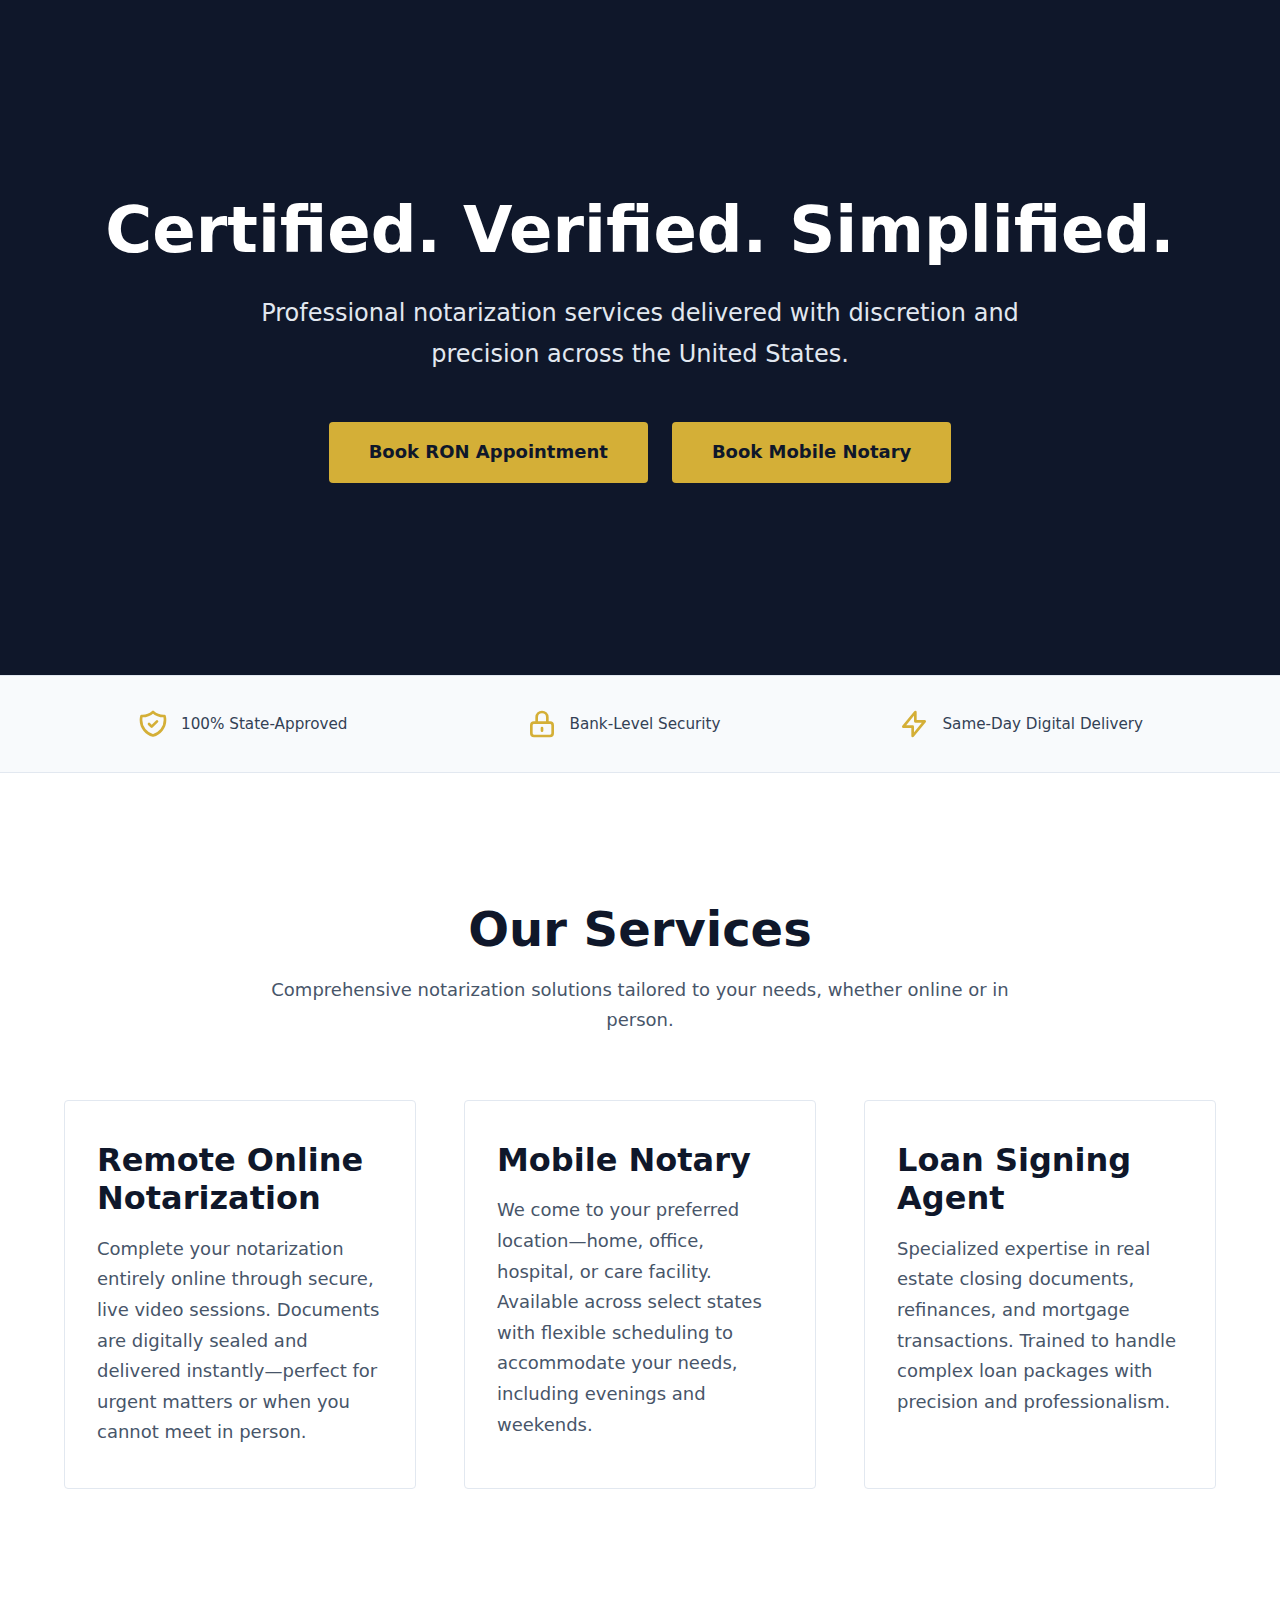
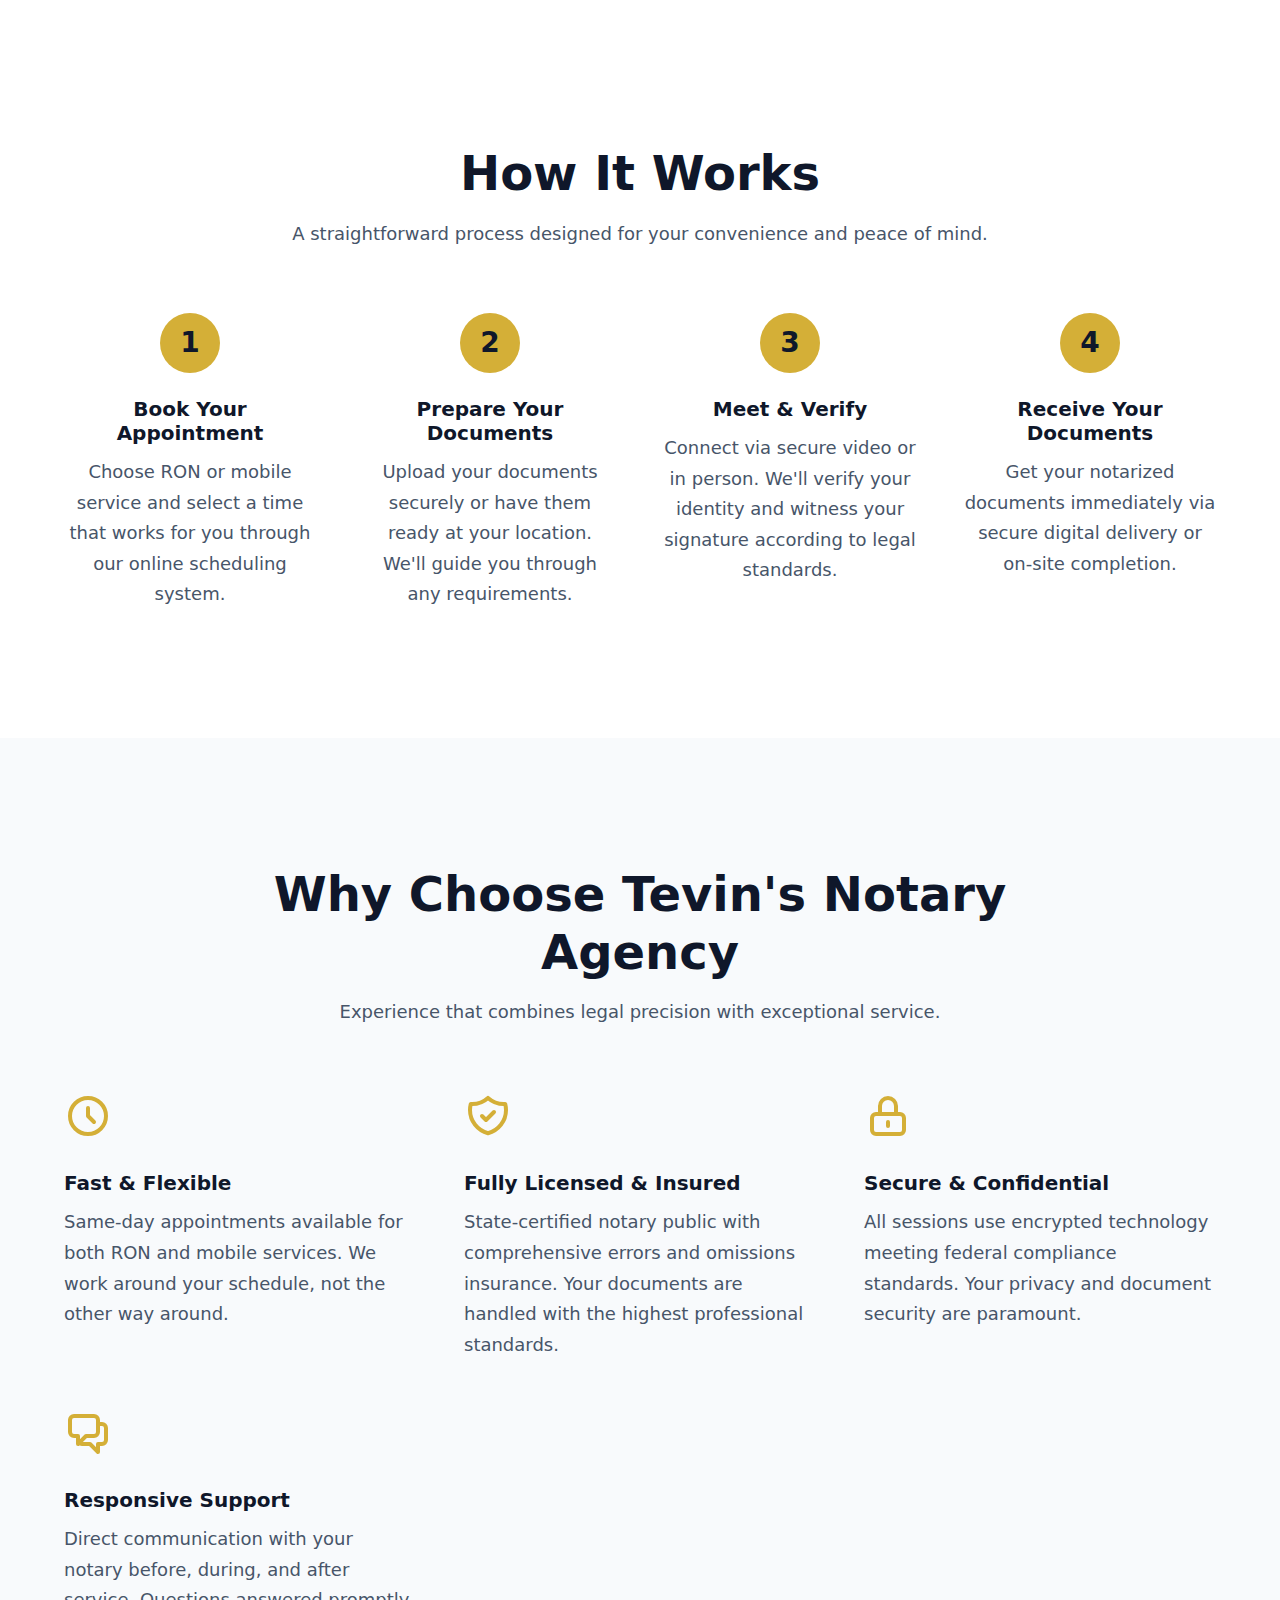
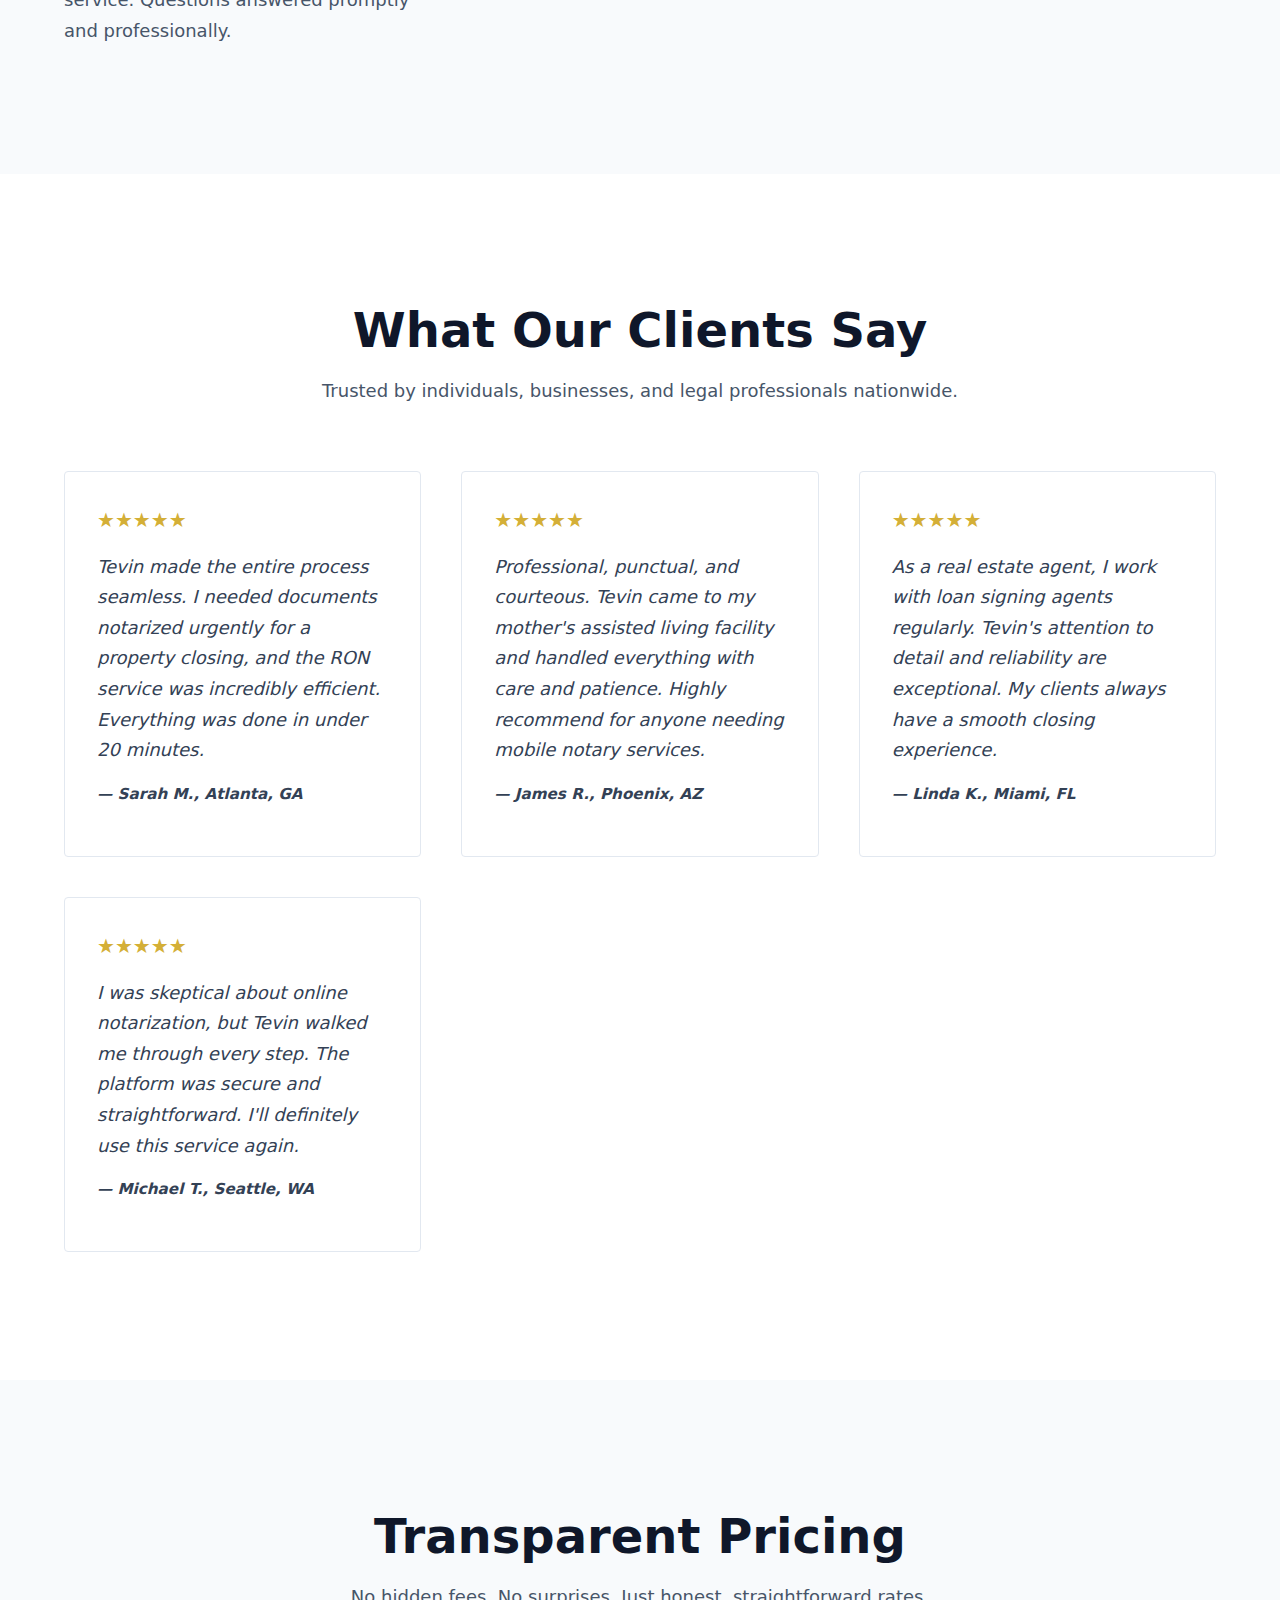
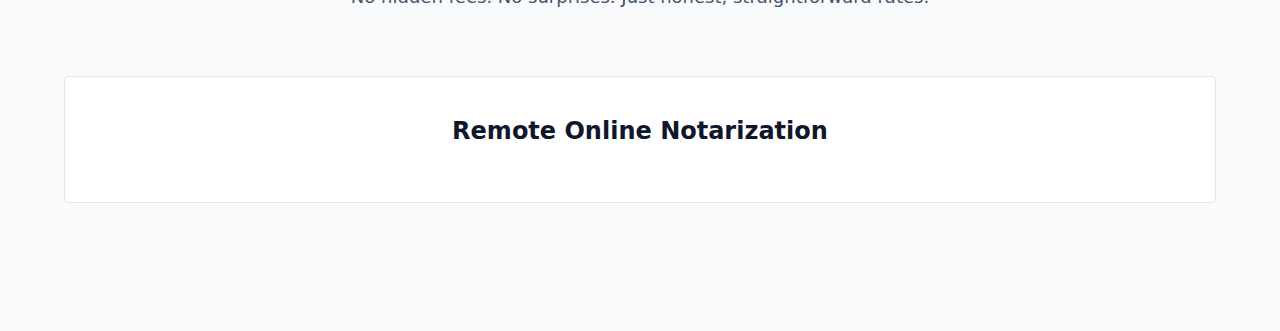
<file: index.html>
<!DOCTYPE html>
<html lang="en">
<head>
    <meta charset="UTF-8">
    <meta name="viewport" content="width=device-width, initial-scale=1.0">
    <meta name="description" content="Tevin's Notary Agency - Professional notarization services across the United States. Remote Online Notarization (RON), mobile notary, and loan signing services with certified expertise.">
    <title>Tevin's Notary Agency - Certified Notarization Services Nationwide</title>
    <style>
        * {
            margin: 0;
            padding: 0;
            box-sizing: border-box;
        }

        :root {
            --navy: #0f172a;
            --navy-light: #1e293b;
            --gold: #d4af37;
            --gold-dark: #b8941f;
            --white: #ffffff;
            --gray-50: #f8fafc;
            --gray-100: #f1f5f9;
            --gray-200: #e2e8f0;
            --gray-600: #475569;
            --gray-700: #334155;
        }

        html {
            scroll-behavior: smooth;
        }

        body {
            font-family: system-ui, -apple-system, 'Inter', 'Roboto', 'Helvetica Neue', sans-serif;
            line-height: 1.6;
            color: var(--gray-700);
            background: var(--white);
            -webkit-font-smoothing: antialiased;
        }

        @media (prefers-reduced-motion: reduce) {
            html {
                scroll-behavior: auto;
            }
            * {
                animation-duration: 0.01ms !important;
                animation-iteration-count: 1 !important;
                transition-duration: 0.01ms !important;
            }
        }

        /* Typography */
        h1, h2, h3, h4, h5, h6 {
            color: var(--navy);
            font-weight: 600;
            line-height: 1.2;
        }

        h1 {
            font-size: clamp(2.5rem, 5vw, 4rem);
            margin-bottom: 1.5rem;
        }

        h2 {
            font-size: clamp(2rem, 4vw, 3rem);
            margin-bottom: 1rem;
        }

        h3 {
            font-size: clamp(1.5rem, 3vw, 2rem);
            margin-bottom: 0.75rem;
        }

        p {
            font-size: clamp(1rem, 2vw, 1.125rem);
            line-height: 1.7;
            color: var(--gray-600);
        }

        /* Layout */
        .container {
            max-width: 1200px;
            margin: 0 auto;
            padding: 0 1.5rem;
        }

        section {
            padding: clamp(4rem, 10vw, 8rem) 0;
        }

        /* Buttons */
        .btn {
            display: inline-block;
            padding: 1rem 2.5rem;
            font-size: 1.125rem;
            font-weight: 600;
            text-decoration: none;
            border-radius: 4px;
            transition: all 0.2s ease;
            border: none;
            cursor: pointer;
            text-align: center;
        }

        .btn-primary {
            background: var(--gold);
            color: var(--navy);
        }

        .btn-primary:hover,
        .btn-primary:focus {
            background: var(--gold-dark);
            transform: translateY(-2px);
        }

        .btn-primary:focus {
            outline: 3px solid var(--gold);
            outline-offset: 3px;
        }

        /* Hero Section */
        .hero {
            background: var(--navy);
            color: var(--white);
            text-align: center;
            padding: clamp(6rem, 15vw, 12rem) 0;
        }

        .hero h1 {
            color: var(--white);
            margin-bottom: 1.5rem;
        }

        .hero p {
            color: var(--gray-200);
            font-size: clamp(1.125rem, 2.5vw, 1.5rem);
            max-width: 800px;
            margin: 0 auto 3rem;
        }

        .hero-buttons {
            display: flex;
            gap: 1.5rem;
            justify-content: center;
            flex-wrap: wrap;
        }

        /* Trust Bar */
        .trust-bar {
            background: var(--gray-50);
            padding: 2rem 0;
            border-top: 1px solid var(--gray-200);
            border-bottom: 1px solid var(--gray-200);
        }

        .trust-items {
            display: flex;
            justify-content: space-around;
            align-items: center;
            flex-wrap: wrap;
            gap: 2rem;
        }

        .trust-item {
            display: flex;
            align-items: center;
            gap: 0.75rem;
        }

        .trust-icon {
            width: 32px;
            height: 32px;
            color: var(--gold);
        }

        .trust-item span {
            font-size: 0.95rem;
            font-weight: 500;
            color: var(--gray-700);
        }

        /* Services Grid */
        .services-grid {
            display: grid;
            grid-template-columns: repeat(auto-fit, minmax(300px, 1fr));
            gap: 3rem;
            margin-top: 4rem;
        }

        .service-card {
            text-align: left;
            padding: 2.5rem 2rem;
            border: 1px solid var(--gray-200);
            border-radius: 4px;
        }

        .service-card h3 {
            color: var(--navy);
            margin-bottom: 1rem;
        }

        .service-card p {
            color: var(--gray-600);
        }

        /* Steps / How It Works */
        .steps {
            display: grid;
            grid-template-columns: repeat(auto-fit, minmax(250px, 1fr));
            gap: 3rem;
            margin-top: 4rem;
        }

        .step {
            text-align: center;
        }

        .step-number {
            display: inline-flex;
            align-items: center;
            justify-content: center;
            width: 60px;
            height: 60px;
            background: var(--gold);
            color: var(--navy);
            font-size: 1.75rem;
            font-weight: 700;
            border-radius: 50%;
            margin-bottom: 1.5rem;
        }

        .step h3 {
            font-size: 1.25rem;
            margin-bottom: 0.75rem;
        }

        /* Benefits */
        .benefits {
            background: var(--gray-50);
        }

        .benefits-grid {
            display: grid;
            grid-template-columns: repeat(auto-fit, minmax(280px, 1fr));
            gap: 3rem;
            margin-top: 4rem;
        }

        .benefit {
            text-align: left;
        }

        .benefit-icon {
            width: 48px;
            height: 48px;
            color: var(--gold);
            margin-bottom: 1.5rem;
        }

        .benefit h3 {
            font-size: 1.25rem;
            margin-bottom: 0.75rem;
        }

        /* Testimonials */
        .testimonials-grid {
            display: grid;
            grid-template-columns: repeat(auto-fit, minmax(300px, 1fr));
            gap: 2.5rem;
            margin-top: 4rem;
        }

        .testimonial {
            padding: 2rem;
            border: 1px solid var(--gray-200);
            border-radius: 4px;
            background: var(--white);
        }

        .stars {
            color: var(--gold);
            font-size: 1.25rem;
            margin-bottom: 1rem;
        }

        .testimonial p {
            font-style: italic;
            margin-bottom: 1rem;
            color: var(--gray-700);
        }

        .testimonial-author {
            font-weight: 600;
            color: var(--navy);
            font-style: normal;
            font-size: 0.95rem;
        }

        /* Pricing */
        .pricing {
            background: var(--gray-50);
        }

        .pricing-grid {
            display: grid;
            grid-template-columns: repeat(auto-fit, minmax(300px, 1fr));
            gap: 2rem;
            margin-top: 4rem;
        }

        .pricing-card {
            padding: 2.5rem 2rem;
            background: var(--white);
            border: 1px solid var(--gray-200);
            border-radius: 4px;
            text-align: center;
        }

        .pricing-card h3 {
            font-size: 1.5rem;
            margin-bottom: 1rem;
        }

        .price {
            font-size: 2.5rem;
            font-weight: 700;
            color: var(--gold);
            margin: 1.5rem 0;
        }

        .pricing-card ul {
            list-style: none;
            text-align: left;
            margin: 1.5rem 0;
        }

        .pricing-card li {
            padding: 0.5rem 0;
            color: var(--gray-600);
        }

        .pricing-card li::before {
            content: "✓ ";
            color: var(--gold);
            font-weight: bold;
            margin-right: 0.5rem;
        }

        /* About */
        .about-content {
            max-width: 900px;
            margin: 3rem auto 0;
            display: grid;
            grid-template-columns: 200px 1fr;
            gap: 3rem;
            align-items: start;
        }

        .about-photo {
            width: 200px;
            height: 200px;
            background: var(--gray-200);
            border-radius: 4px;
            display: flex;
            align-items: center;
            justify-content: center;
            color: var(--gray-600);
            font-size: 0.875rem;
        }

        .about-text p {
            margin-bottom: 1rem;
        }

        /* Contact Section */
        .contact {
            background: var(--navy);
            color: var(--white);
            text-align: center;
        }

        .contact h2 {
            color: var(--white);
        }

        .contact p {
            color: var(--gray-200);
            margin-bottom: 2rem;
        }

        .contact-buttons {
            display: flex;
            gap: 1.5rem;
            justify-content: center;
            flex-wrap: wrap;
            margin: 3rem 0;
        }

        .contact-info {
            display: flex;
            justify-content: center;
            gap: 3rem;
            flex-wrap: wrap;
            margin-top: 3rem;
        }

        .contact-item {
            display: flex;
            align-items: center;
            gap: 0.75rem;
        }

        .contact-item svg {
            width: 24px;
            height: 24px;
            color: var(--gold);
        }

        .contact-item a {
            color: var(--gray-200);
            text-decoration: none;
        }

        .contact-item a:hover {
            color: var(--white);
        }

        /* Footer */
        footer {
            background: var(--navy-light);
            color: var(--gray-200);
            padding: 3rem 0 2rem;
            text-align: center;
        }

        footer p {
            color: var(--gray-200);
            font-size: 0.95rem;
        }

        .footer-links {
            display: flex;
            justify-content: center;
            gap: 2rem;
            margin-bottom: 1.5rem;
            flex-wrap: wrap;
        }

        .footer-links a {
            color: var(--gray-200);
            text-decoration: none;
            font-size: 0.95rem;
        }

        .footer-links a:hover {
            color: var(--white);
        }

        /* Section Headers */
        .section-header {
            text-align: center;
            max-width: 800px;
            margin: 0 auto 3rem;
        }

        /* Responsive */
        @media (max-width: 768px) {
            .hero-buttons {
                flex-direction: column;
                align-items: center;
            }

            .btn {
                width: 100%;
                max-width: 400px;
            }

            .about-content {
                grid-template-columns: 1fr;
                text-align: center;
            }

            .about-photo {
                margin: 0 auto;
            }

            .services-grid,
            .steps,
            .benefits-grid,
            .testimonials-grid,
            .pricing-grid {
                grid-template-columns: 1fr;
            }
        }
    </style>
</head>
<body>
    <!-- Hero Section -->
    <section class="hero">
        <div class="container">
            <h1>Certified. Verified. Simplified.</h1>
            <p>Professional notarization services delivered with discretion and precision across the United States.</p>
            <div class="hero-buttons">
                <a href="https://app.acuityscheduling.com/schedule.php?owner=38143060" class="btn btn-primary">Book RON Appointment</a>
                <a href="https://app.acuityscheduling.com/schedule.php?owner=38143060" class="btn btn-primary">Book Mobile Notary</a>
            </div>
        </div>
    </section>

    <!-- Trust Bar -->
    <div class="trust-bar">
        <div class="container">
            <div class="trust-items">
                <div class="trust-item">
                    <svg class="trust-icon" fill="none" stroke="currentColor" viewBox="0 0 24 24" aria-hidden="true">
                        <path stroke-linecap="round" stroke-linejoin="round" stroke-width="2" d="M9 12l2 2 4-4m5.618-4.016A11.955 11.955 0 0112 2.944a11.955 11.955 0 01-8.618 3.04A12.02 12.02 0 003 9c0 5.591 3.824 10.29 9 11.622 5.176-1.332 9-6.03 9-11.622 0-1.042-.133-2.052-.382-3.016z"/>
                    </svg>
                    <span>100% State-Approved</span>
                </div>
                <div class="trust-item">
                    <svg class="trust-icon" fill="none" stroke="currentColor" viewBox="0 0 24 24" aria-hidden="true">
                        <path stroke-linecap="round" stroke-linejoin="round" stroke-width="2" d="M12 15v2m-6 4h12a2 2 0 002-2v-6a2 2 0 00-2-2H6a2 2 0 00-2 2v6a2 2 0 002 2zm10-10V7a4 4 0 00-8 0v4h8z"/>
                    </svg>
                    <span>Bank-Level Security</span>
                </div>
                <div class="trust-item">
                    <svg class="trust-icon" fill="none" stroke="currentColor" viewBox="0 0 24 24" aria-hidden="true">
                        <path stroke-linecap="round" stroke-linejoin="round" stroke-width="2" d="M13 10V3L4 14h7v7l9-11h-7z"/>
                    </svg>
                    <span>Same-Day Digital Delivery</span>
                </div>
            </div>
        </div>
    </div>

    <!-- Services Section -->
    <section id="services">
        <div class="container">
            <div class="section-header">
                <h2>Our Services</h2>
                <p>Comprehensive notarization solutions tailored to your needs, whether online or in person.</p>
            </div>
            <div class="services-grid">
                <div class="service-card">
                    <h3>Remote Online Notarization</h3>
                    <p>Complete your notarization entirely online through secure, live video sessions. Documents are digitally sealed and delivered instantly—perfect for urgent matters or when you cannot meet in person.</p>
                </div>
                <div class="service-card">
                    <h3>Mobile Notary</h3>
                    <p>We come to your preferred location—home, office, hospital, or care facility. Available across select states with flexible scheduling to accommodate your needs, including evenings and weekends.</p>
                </div>
                <div class="service-card">
                    <h3>Loan Signing Agent</h3>
                    <p>Specialized expertise in real estate closing documents, refinances, and mortgage transactions. Trained to handle complex loan packages with precision and professionalism.</p>
                </div>
            </div>
        </div>
    </section>

    <!-- How It Works -->
    <section id="how-it-works">
        <div class="container">
            <div class="section-header">
                <h2>How It Works</h2>
                <p>A straightforward process designed for your convenience and peace of mind.</p>
            </div>
            <div class="steps">
                <div class="step">
                    <div class="step-number">1</div>
                    <h3>Book Your Appointment</h3>
                    <p>Choose RON or mobile service and select a time that works for you through our online scheduling system.</p>
                </div>
                <div class="step">
                    <div class="step-number">2</div>
                    <h3>Prepare Your Documents</h3>
                    <p>Upload your documents securely or have them ready at your location. We'll guide you through any requirements.</p>
                </div>
                <div class="step">
                    <div class="step-number">3</div>
                    <h3>Meet & Verify</h3>
                    <p>Connect via secure video or in person. We'll verify your identity and witness your signature according to legal standards.</p>
                </div>
                <div class="step">
                    <div class="step-number">4</div>
                    <h3>Receive Your Documents</h3>
                    <p>Get your notarized documents immediately via secure digital delivery or on-site completion.</p>
                </div>
            </div>
        </div>
    </section>

    <!-- Why Choose Us -->
    <section id="why-choose" class="benefits">
        <div class="container">
            <div class="section-header">
                <h2>Why Choose Tevin's Notary Agency</h2>
                <p>Experience that combines legal precision with exceptional service.</p>
            </div>
            <div class="benefits-grid">
                <div class="benefit">
                    <svg class="benefit-icon" fill="none" stroke="currentColor" viewBox="0 0 24 24" aria-hidden="true">
                        <path stroke-linecap="round" stroke-linejoin="round" stroke-width="2" d="M12 8v4l3 3m6-3a9 9 0 11-18 0 9 9 0 0118 0z"/>
                    </svg>
                    <h3>Fast & Flexible</h3>
                    <p>Same-day appointments available for both RON and mobile services. We work around your schedule, not the other way around.</p>
                </div>
                <div class="benefit">
                    <svg class="benefit-icon" fill="none" stroke="currentColor" viewBox="0 0 24 24" aria-hidden="true">
                        <path stroke-linecap="round" stroke-linejoin="round" stroke-width="2" d="M9 12l2 2 4-4m5.618-4.016A11.955 11.955 0 0112 2.944a11.955 11.955 0 01-8.618 3.04A12.02 12.02 0 003 9c0 5.591 3.824 10.29 9 11.622 5.176-1.332 9-6.03 9-11.622 0-1.042-.133-2.052-.382-3.016z"/>
                    </svg>
                    <h3>Fully Licensed & Insured</h3>
                    <p>State-certified notary public with comprehensive errors and omissions insurance. Your documents are handled with the highest professional standards.</p>
                </div>
                <div class="benefit">
                    <svg class="benefit-icon" fill="none" stroke="currentColor" viewBox="0 0 24 24" aria-hidden="true">
                        <path stroke-linecap="round" stroke-linejoin="round" stroke-width="2" d="M12 15v2m-6 4h12a2 2 0 002-2v-6a2 2 0 00-2-2H6a2 2 0 00-2 2v6a2 2 0 002 2zm10-10V7a4 4 0 00-8 0v4h8z"/>
                    </svg>
                    <h3>Secure & Confidential</h3>
                    <p>All sessions use encrypted technology meeting federal compliance standards. Your privacy and document security are paramount.</p>
                </div>
                <div class="benefit">
                    <svg class="benefit-icon" fill="none" stroke="currentColor" viewBox="0 0 24 24" aria-hidden="true">
                        <path stroke-linecap="round" stroke-linejoin="round" stroke-width="2" d="M17 8h2a2 2 0 012 2v6a2 2 0 01-2 2h-2v4l-4-4H9a1.994 1.994 0 01-1.414-.586m0 0L11 14h4a2 2 0 002-2V6a2 2 0 00-2-2H5a2 2 0 00-2 2v6a2 2 0 002 2h2v4l.586-.586z"/>
                    </svg>
                    <h3>Responsive Support</h3>
                    <p>Direct communication with your notary before, during, and after service. Questions answered promptly and professionally.</p>
                </div>
            </div>
        </div>
    </section>

    <!-- Testimonials -->
    <section id="testimonials">
        <div class="container">
            <div class="section-header">
                <h2>What Our Clients Say</h2>
                <p>Trusted by individuals, businesses, and legal professionals nationwide.</p>
            </div>
            <div class="testimonials-grid">
                <div class="testimonial">
                    <div class="stars">★★★★★</div>
                    <p>Tevin made the entire process seamless. I needed documents notarized urgently for a property closing, and the RON service was incredibly efficient. Everything was done in under 20 minutes.</p>
                    <p class="testimonial-author">— Sarah M., Atlanta, GA</p>
                </div>
                <div class="testimonial">
                    <div class="stars">★★★★★</div>
                    <p>Professional, punctual, and courteous. Tevin came to my mother's assisted living facility and handled everything with care and patience. Highly recommend for anyone needing mobile notary services.</p>
                    <p class="testimonial-author">— James R., Phoenix, AZ</p>
                </div>
                <div class="testimonial">
                    <div class="stars">★★★★★</div>
                    <p>As a real estate agent, I work with loan signing agents regularly. Tevin's attention to detail and reliability are exceptional. My clients always have a smooth closing experience.</p>
                    <p class="testimonial-author">— Linda K., Miami, FL</p>
                </div>
                <div class="testimonial">
                    <div class="stars">★★★★★</div>
                    <p>I was skeptical about online notarization, but Tevin walked me through every step. The platform was secure and straightforward. I'll definitely use this service again.</p>
                    <p class="testimonial-author">— Michael T., Seattle, WA</p>
                </div>
            </div>
        </div>
    </section>

    <!-- Pricing -->
    <section id="pricing" class="pricing">
        <div class="container">
            <div class="section-header">
                <h2>Transparent Pricing</h2>
                <p>No hidden fees. No surprises. Just honest, straightforward rates.</p>
            </div>
            <div class="pricing-grid">
                <div class="pricing-card">
                    <h3>Remote Online Notarization</h3>
</file>
